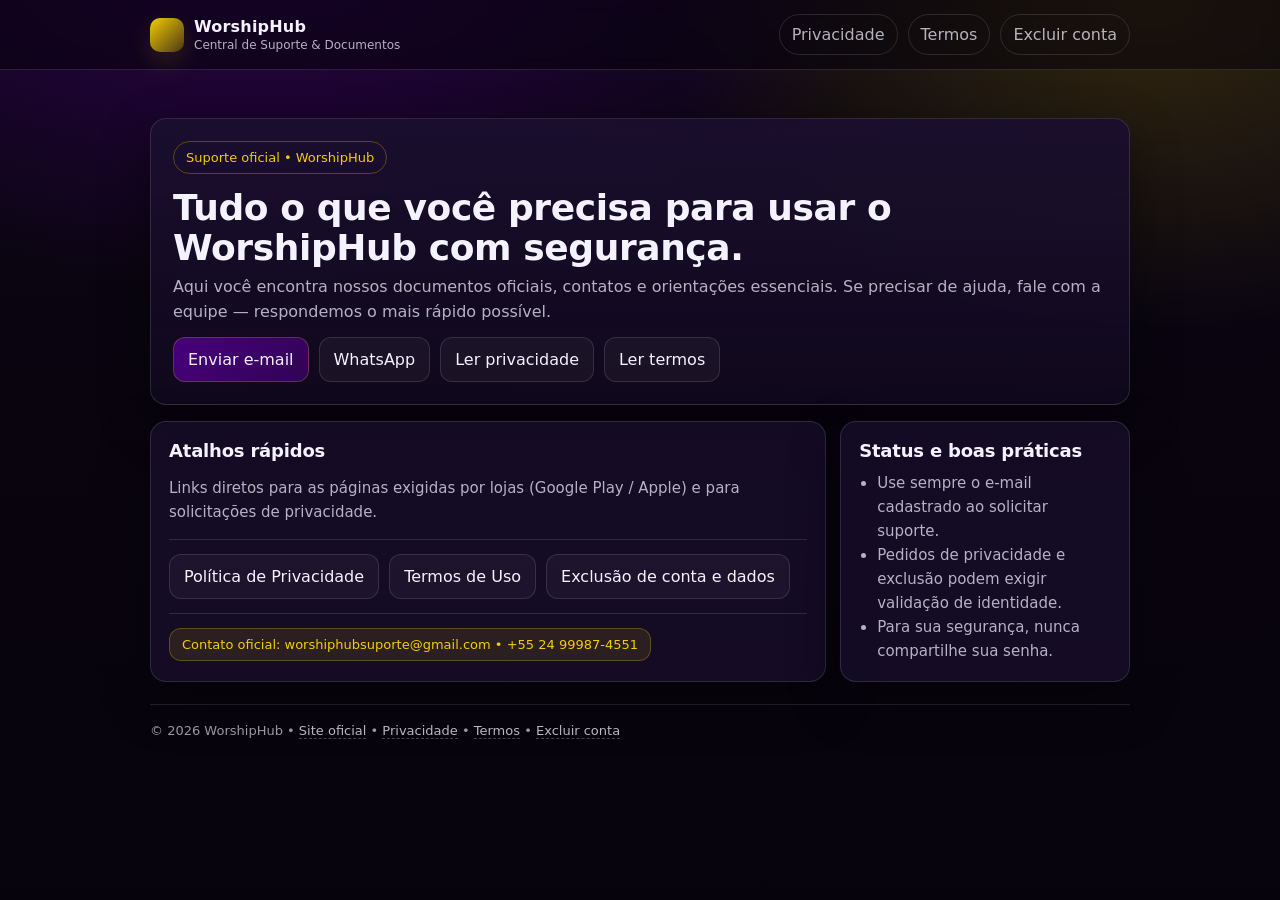
<file: index.html>
<!doctype html>
<html lang="pt-br">
<head>
  <meta charset="utf-8">
  <meta name="viewport" content="width=device-width, initial-scale=1">
  <meta name="description" content="WorshipHub — Suporte e documentos oficiais (Privacidade, Termos e Exclusão de Conta).">
  <title>WorshipHub • Suporte</title>
  <link rel="stylesheet" href="./styles.css">
</head>

<body>
  <div class="topbar">
    <div class="topbar-inner">
      <a class="brand" href="./index.html" aria-label="WorshipHub Suporte">
        <div class="logo" aria-hidden="true"></div>
        <div>
          <div class="brand-title">WorshipHub</div>
          <div class="brand-sub">Central de Suporte & Documentos</div>
        </div>
      </a>

      <nav class="nav" aria-label="Navegação">
        <a href="./privacy.html">Privacidade</a>
        <a href="./terms.html">Termos</a>
        <a href="./account-deletion.html">Excluir conta</a>
      </nav>
    </div>
  </div>

  <main class="container">
    <section class="hero">
      <span class="kicker">Suporte oficial • WorshipHub</span>
      <h1 class="h1">Tudo o que você precisa para usar o WorshipHub com segurança.</h1>
      <p class="lead">
        Aqui você encontra nossos documentos oficiais, contatos e orientações essenciais.
        Se precisar de ajuda, fale com a equipe — respondemos o mais rápido possível.
      </p>

      <div class="btnrow">
        <a class="btn primary" href="mailto:worshiphubsuporte@gmail.com?subject=WorshipHub%20-%20Suporte">Enviar e-mail</a>
        <a class="btn" href="https://wa.me/5524999874551?text=Ol%C3%A1!%20Preciso%20de%20ajuda%20com%20o%20WorshipHub.">WhatsApp</a>
        <a class="btn" href="./privacy.html">Ler privacidade</a>
        <a class="btn" href="./terms.html">Ler termos</a>
      </div>
    </section>

    <section class="grid">
      <article class="card">
        <h2>Atalhos rápidos</h2>
        <p>Links diretos para as páginas exigidas por lojas (Google Play / Apple) e para solicitações de privacidade.</p>

        <div class="hr"></div>

        <div class="btnrow">
          <a class="btn" href="./privacy.html">Política de Privacidade</a>
          <a class="btn" href="./terms.html">Termos de Uso</a>
          <a class="btn" href="./account-deletion.html">Exclusão de conta e dados</a>
        </div>

        <div class="hr"></div>

        <span class="badge">Contato oficial: worshiphubsuporte@gmail.com • +55 24 99987-4551</span>
      </article>

      <aside class="card">
        <h2>Status e boas práticas</h2>
        <ul>
          <li>Use sempre o e-mail cadastrado ao solicitar suporte.</li>
          <li>Pedidos de privacidade e exclusão podem exigir validação de identidade.</li>
          <li>Para sua segurança, nunca compartilhe sua senha.</li>
        </ul>
      </aside>
    </section>

    <footer class="footer">
      <div class="small-links">
        © <span id="year">2026</span> WorshipHub •
        <a href="https://worshiphub-recover.org">Site oficial</a> •
        <a href="./privacy.html">Privacidade</a> •
        <a href="./terms.html">Termos</a> •
        <a href="./account-deletion.html">Excluir conta</a>
      </div>
      <script>
        document.getElementById('year').textContent = new Date().getFullYear();
      </script>
    </footer>
  </main>
</body>
</html>
</file>
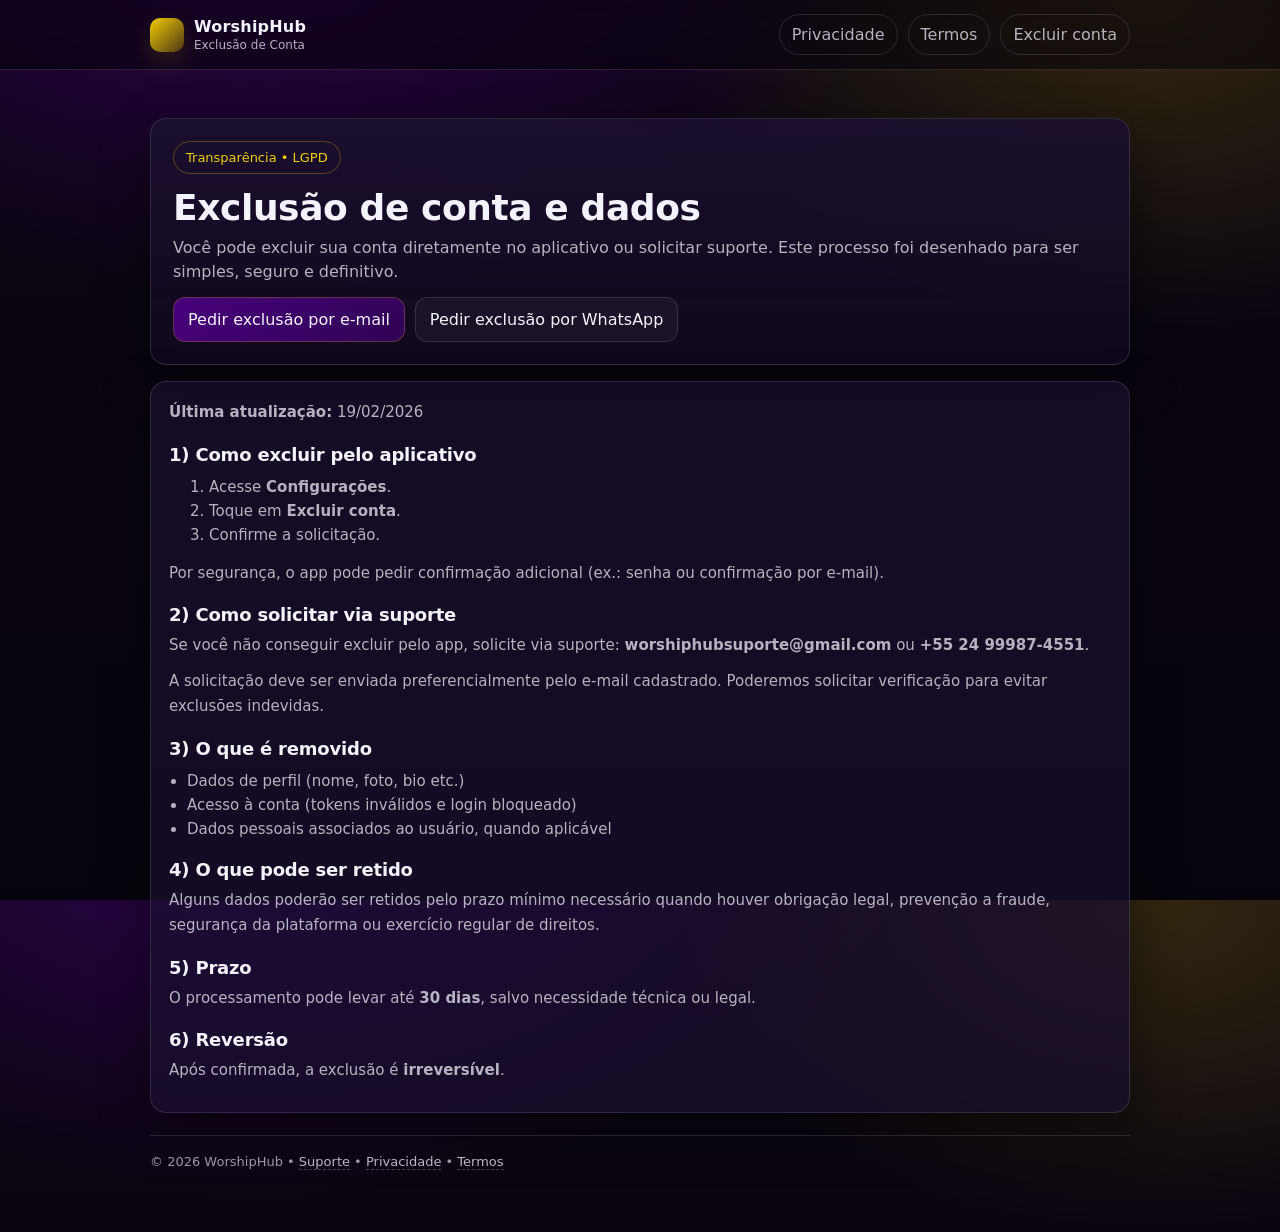
<file: account-deletion.html>
<!doctype html>
<html lang="pt-br">
<head>
  <meta charset="utf-8">
  <meta name="viewport" content="width=device-width, initial-scale=1">
  <meta name="description" content="Exclusão de conta e dados no WorshipHub.">
  <title>WorshipHub • Exclusão de Conta</title>
  <link rel="stylesheet" href="./styles.css">
</head>

<body>
  <div class="topbar">
    <div class="topbar-inner">
      <a class="brand" href="./index.html">
        <div class="logo" aria-hidden="true"></div>
        <div>
          <div class="brand-title">WorshipHub</div>
          <div class="brand-sub">Exclusão de Conta</div>
        </div>
      </a>

      <nav class="nav">
        <a href="./privacy.html">Privacidade</a>
        <a href="./terms.html">Termos</a>
        <a href="./account-deletion.html">Excluir conta</a>
      </nav>
    </div>
  </div>

  <main class="container">
    <section class="hero">
      <span class="kicker">Transparência • LGPD</span>
      <h1 class="h1">Exclusão de conta e dados</h1>
      <p class="lead">
        Você pode excluir sua conta diretamente no aplicativo ou solicitar suporte.
        Este processo foi desenhado para ser simples, seguro e definitivo.
      </p>
      <div class="btnrow">
        <a class="btn primary" href="mailto:worshiphubsuporte@gmail.com?subject=WorshipHub%20-%20Exclus%C3%A3o%20de%20Conta">Pedir exclusão por e-mail</a>
        <a class="btn" href="https://wa.me/5524999874551?text=Ol%C3%A1!%20Quero%20solicitar%20a%20exclus%C3%A3o%20da%20minha%20conta%20no%20WorshipHub.">Pedir exclusão por WhatsApp</a>
      </div>
    </section>

    <section class="card doc">
      <p><strong>Última atualização:</strong> 19/02/2026</p>

      <h2>1) Como excluir pelo aplicativo</h2>
      <ol>
        <li>Acesse <strong>Configurações</strong>.</li>
        <li>Toque em <strong>Excluir conta</strong>.</li>
        <li>Confirme a solicitação.</li>
      </ol>
      <p>
        Por segurança, o app pode pedir confirmação adicional (ex.: senha ou confirmação por e-mail).
      </p>

      <h2>2) Como solicitar via suporte</h2>
      <p>
        Se você não conseguir excluir pelo app, solicite via suporte:
        <strong>worshiphubsuporte@gmail.com</strong> ou <strong>+55 24 99987-4551</strong>.
      </p>
      <p>
        A solicitação deve ser enviada preferencialmente pelo e-mail cadastrado. Poderemos solicitar verificação
        para evitar exclusões indevidas.
      </p>

      <h2>3) O que é removido</h2>
      <ul>
        <li>Dados de perfil (nome, foto, bio etc.)</li>
        <li>Acesso à conta (tokens inválidos e login bloqueado)</li>
        <li>Dados pessoais associados ao usuário, quando aplicável</li>
      </ul>

      <h2>4) O que pode ser retido</h2>
      <p>
        Alguns dados poderão ser retidos pelo prazo mínimo necessário quando houver obrigação legal,
        prevenção a fraude, segurança da plataforma ou exercício regular de direitos.
      </p>

      <h2>5) Prazo</h2>
      <p>
        O processamento pode levar até <strong>30 dias</strong>, salvo necessidade técnica ou legal.
      </p>

      <h2>6) Reversão</h2>
      <p>
        Após confirmada, a exclusão é <strong>irreversível</strong>.
      </p>
    </section>

    <footer class="footer">
      <div class="small-links">
        © <span id="year">2026</span> WorshipHub •
        <a href="./index.html">Suporte</a> •
        <a href="./privacy.html">Privacidade</a> •
        <a href="./terms.html">Termos</a>
      </div>
      <script>
        document.getElementById('year').textContent = new Date().getFullYear();
      </script>
    </footer>
  </main>
</body>
</html>
</file>
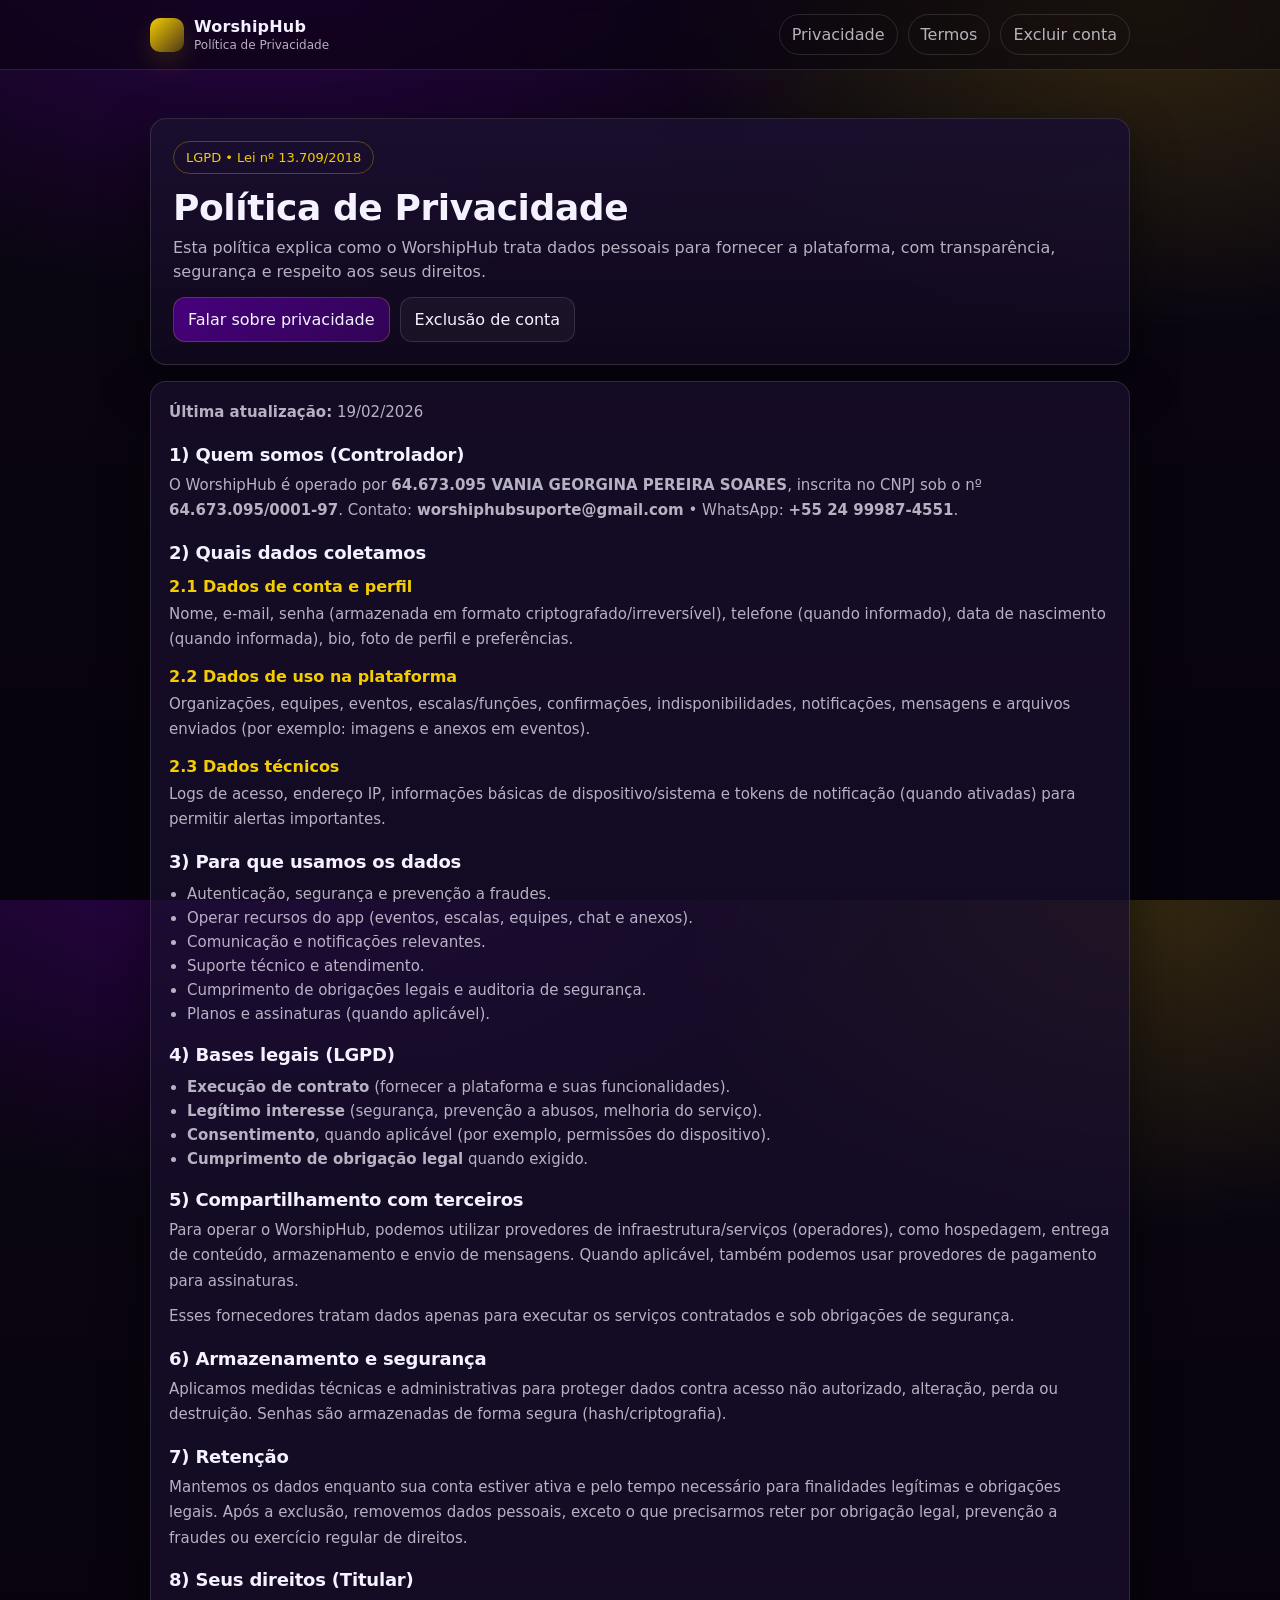
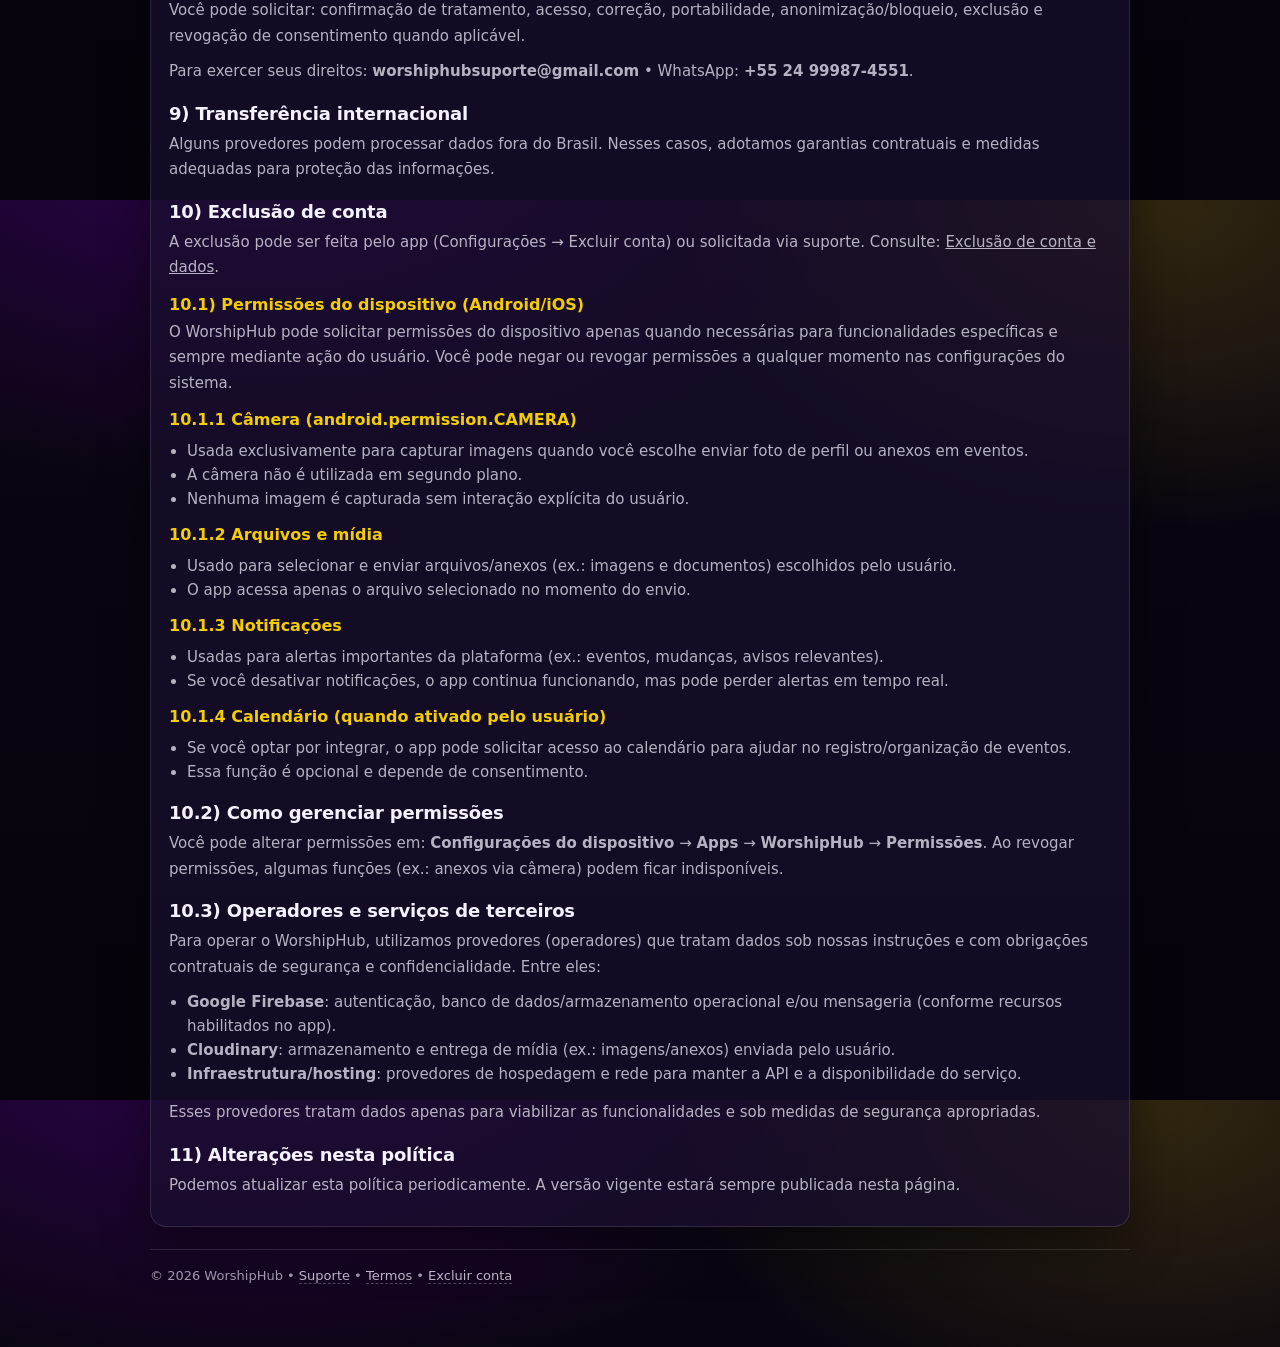
<file: privacy.html>
<!doctype html>
<html lang="pt-br">
<head>
  <meta charset="utf-8">
  <meta name="viewport" content="width=device-width, initial-scale=1">
  <meta name="description" content="Política de Privacidade do WorshipHub (LGPD).">
  <title>WorshipHub • Política de Privacidade</title>
  <link rel="stylesheet" href="./styles.css">
</head>

<body>
  <div class="topbar">
    <div class="topbar-inner">
      <a class="brand" href="./index.html">
        <div class="logo" aria-hidden="true"></div>
        <div>
          <div class="brand-title">WorshipHub</div>
          <div class="brand-sub">Política de Privacidade</div>
        </div>
      </a>

      <nav class="nav">
        <a href="./privacy.html">Privacidade</a>
        <a href="./terms.html">Termos</a>
        <a href="./account-deletion.html">Excluir conta</a>
      </nav>
    </div>
  </div>

  <main class="container">
    <section class="hero">
      <span class="kicker">LGPD • Lei nº 13.709/2018</span>
      <h1 class="h1">Política de Privacidade</h1>
      <p class="lead">
        Esta política explica como o WorshipHub trata dados pessoais para fornecer a plataforma,
        com transparência, segurança e respeito aos seus direitos.
      </p>
      <div class="btnrow">
        <a class="btn primary" href="mailto:worshiphubsuporte@gmail.com?subject=WorshipHub%20-%20Privacidade%20(LGPD)">Falar sobre privacidade</a>
        <a class="btn" href="./account-deletion.html">Exclusão de conta</a>
      </div>
    </section>

    <section class="card doc">
      <p><strong>Última atualização:</strong> 19/02/2026</p>

      <h2>1) Quem somos (Controlador)</h2>
      <p>
        O WorshipHub é operado por <strong>64.673.095 VANIA GEORGINA PEREIRA SOARES</strong>,
        inscrita no CNPJ sob o nº <strong>64.673.095/0001-97</strong>.
        Contato: <strong>worshiphubsuporte@gmail.com</strong> • WhatsApp: <strong>+55 24 99987-4551</strong>.
      </p>

      <h2>2) Quais dados coletamos</h2>
      <h3>2.1 Dados de conta e perfil</h3>
      <p>
        Nome, e-mail, senha (armazenada em formato criptografado/irreversível), telefone (quando informado),
        data de nascimento (quando informada), bio, foto de perfil e preferências.
      </p>

      <h3>2.2 Dados de uso na plataforma</h3>
      <p>
        Organizações, equipes, eventos, escalas/funções, confirmações, indisponibilidades, notificações,
        mensagens e arquivos enviados (por exemplo: imagens e anexos em eventos).
      </p>

      <h3>2.3 Dados técnicos</h3>
      <p>
        Logs de acesso, endereço IP, informações básicas de dispositivo/sistema e tokens de notificação
        (quando ativadas) para permitir alertas importantes.
      </p>

      <h2>3) Para que usamos os dados</h2>
      <ul>
        <li>Autenticação, segurança e prevenção a fraudes.</li>
        <li>Operar recursos do app (eventos, escalas, equipes, chat e anexos).</li>
        <li>Comunicação e notificações relevantes.</li>
        <li>Suporte técnico e atendimento.</li>
        <li>Cumprimento de obrigações legais e auditoria de segurança.</li>
        <li>Planos e assinaturas (quando aplicável).</li>
      </ul>

      <h2>4) Bases legais (LGPD)</h2>
      <ul>
        <li><strong>Execução de contrato</strong> (fornecer a plataforma e suas funcionalidades).</li>
        <li><strong>Legítimo interesse</strong> (segurança, prevenção a abusos, melhoria do serviço).</li>
        <li><strong>Consentimento</strong>, quando aplicável (por exemplo, permissões do dispositivo).</li>
        <li><strong>Cumprimento de obrigação legal</strong> quando exigido.</li>
      </ul>

      <h2>5) Compartilhamento com terceiros</h2>
      <p>
        Para operar o WorshipHub, podemos utilizar provedores de infraestrutura/serviços (operadores),
        como hospedagem, entrega de conteúdo, armazenamento e envio de mensagens.
        Quando aplicável, também podemos usar provedores de pagamento para assinaturas.
      </p>
      <p>
        Esses fornecedores tratam dados apenas para executar os serviços contratados e sob obrigações de segurança.
      </p>

      <h2>6) Armazenamento e segurança</h2>
      <p>
        Aplicamos medidas técnicas e administrativas para proteger dados contra acesso não autorizado,
        alteração, perda ou destruição. Senhas são armazenadas de forma segura (hash/criptografia).
      </p>

      <h2>7) Retenção</h2>
      <p>
        Mantemos os dados enquanto sua conta estiver ativa e pelo tempo necessário para finalidades legítimas
        e obrigações legais. Após a exclusão, removemos dados pessoais, exceto o que precisarmos reter
        por obrigação legal, prevenção a fraudes ou exercício regular de direitos.
      </p>

      <h2>8) Seus direitos (Titular)</h2>
      <p>Você pode solicitar: confirmação de tratamento, acesso, correção, portabilidade, anonimização/bloqueio, exclusão e revogação de consentimento quando aplicável.</p>
      <p>
        Para exercer seus direitos: <strong>worshiphubsuporte@gmail.com</strong> • WhatsApp: <strong>+55 24 99987-4551</strong>.
      </p>

      <h2>9) Transferência internacional</h2>
      <p>
        Alguns provedores podem processar dados fora do Brasil. Nesses casos, adotamos garantias contratuais
        e medidas adequadas para proteção das informações.
      </p>

      <h2>10) Exclusão de conta</h2>
      <p>
        A exclusão pode ser feita pelo app (Configurações → Excluir conta) ou solicitada via suporte.
        Consulte: <a href="./account-deletion.html">Exclusão de conta e dados</a>.
      </p>
      
      <h3>10.1) Permissões do dispositivo (Android/iOS)</h3>
<p>
  O WorshipHub pode solicitar permissões do dispositivo apenas quando necessárias para funcionalidades específicas
  e sempre mediante ação do usuário. Você pode negar ou revogar permissões a qualquer momento nas configurações do sistema.
</p>

<h3>10.1.1 Câmera (android.permission.CAMERA)</h3>
<ul>
  <li>Usada exclusivamente para capturar imagens quando você escolhe enviar foto de perfil ou anexos em eventos.</li>
  <li>A câmera não é utilizada em segundo plano.</li>
  <li>Nenhuma imagem é capturada sem interação explícita do usuário.</li>
</ul>

<h3>10.1.2 Arquivos e mídia</h3>
<ul>
  <li>Usado para selecionar e enviar arquivos/anexos (ex.: imagens e documentos) escolhidos pelo usuário.</li>
  <li>O app acessa apenas o arquivo selecionado no momento do envio.</li>
</ul>

<h3>10.1.3 Notificações</h3>
<ul>
  <li>Usadas para alertas importantes da plataforma (ex.: eventos, mudanças, avisos relevantes).</li>
  <li>Se você desativar notificações, o app continua funcionando, mas pode perder alertas em tempo real.</li>
</ul>

<h3>10.1.4 Calendário (quando ativado pelo usuário)</h3>
<ul>
  <li>Se você optar por integrar, o app pode solicitar acesso ao calendário para ajudar no registro/organização de eventos.</li>
  <li>Essa função é opcional e depende de consentimento.</li>
</ul>

<h2>10.2) Como gerenciar permissões</h2>
<p>
  Você pode alterar permissões em: <strong>Configurações do dispositivo</strong> → <strong>Apps</strong> → <strong>WorshipHub</strong> → <strong>Permissões</strong>.
  Ao revogar permissões, algumas funções (ex.: anexos via câmera) podem ficar indisponíveis.
</p>

<h2>10.3) Operadores e serviços de terceiros</h2>
<p>
  Para operar o WorshipHub, utilizamos provedores (operadores) que tratam dados sob nossas instruções e com obrigações
  contratuais de segurança e confidencialidade. Entre eles:
</p>
<ul>
  <li><strong>Google Firebase</strong>: autenticação, banco de dados/armazenamento operacional e/ou mensageria (conforme recursos habilitados no app).</li>
  <li><strong>Cloudinary</strong>: armazenamento e entrega de mídia (ex.: imagens/anexos) enviada pelo usuário.</li>
  <li><strong>Infraestrutura/hosting</strong>: provedores de hospedagem e rede para manter a API e a disponibilidade do serviço.</li>
</ul>
<p>
  Esses provedores tratam dados apenas para viabilizar as funcionalidades e sob medidas de segurança apropriadas.
</p>
      
      <h2>11) Alterações nesta política</h2>
      <p>
        Podemos atualizar esta política periodicamente. A versão vigente estará sempre publicada nesta página.
      </p>
    </section>

    <footer class="footer">
      <div class="small-links">
        © <span id="year">2026</span> WorshipHub •
        <a href="./index.html">Suporte</a> •
        <a href="./terms.html">Termos</a> •
        <a href="./account-deletion.html">Excluir conta</a>
      </div>
      <script>
        document.getElementById('year').textContent = new Date().getFullYear();
      </script>
    </footer>
  </main>
</body>
</html>
</file>
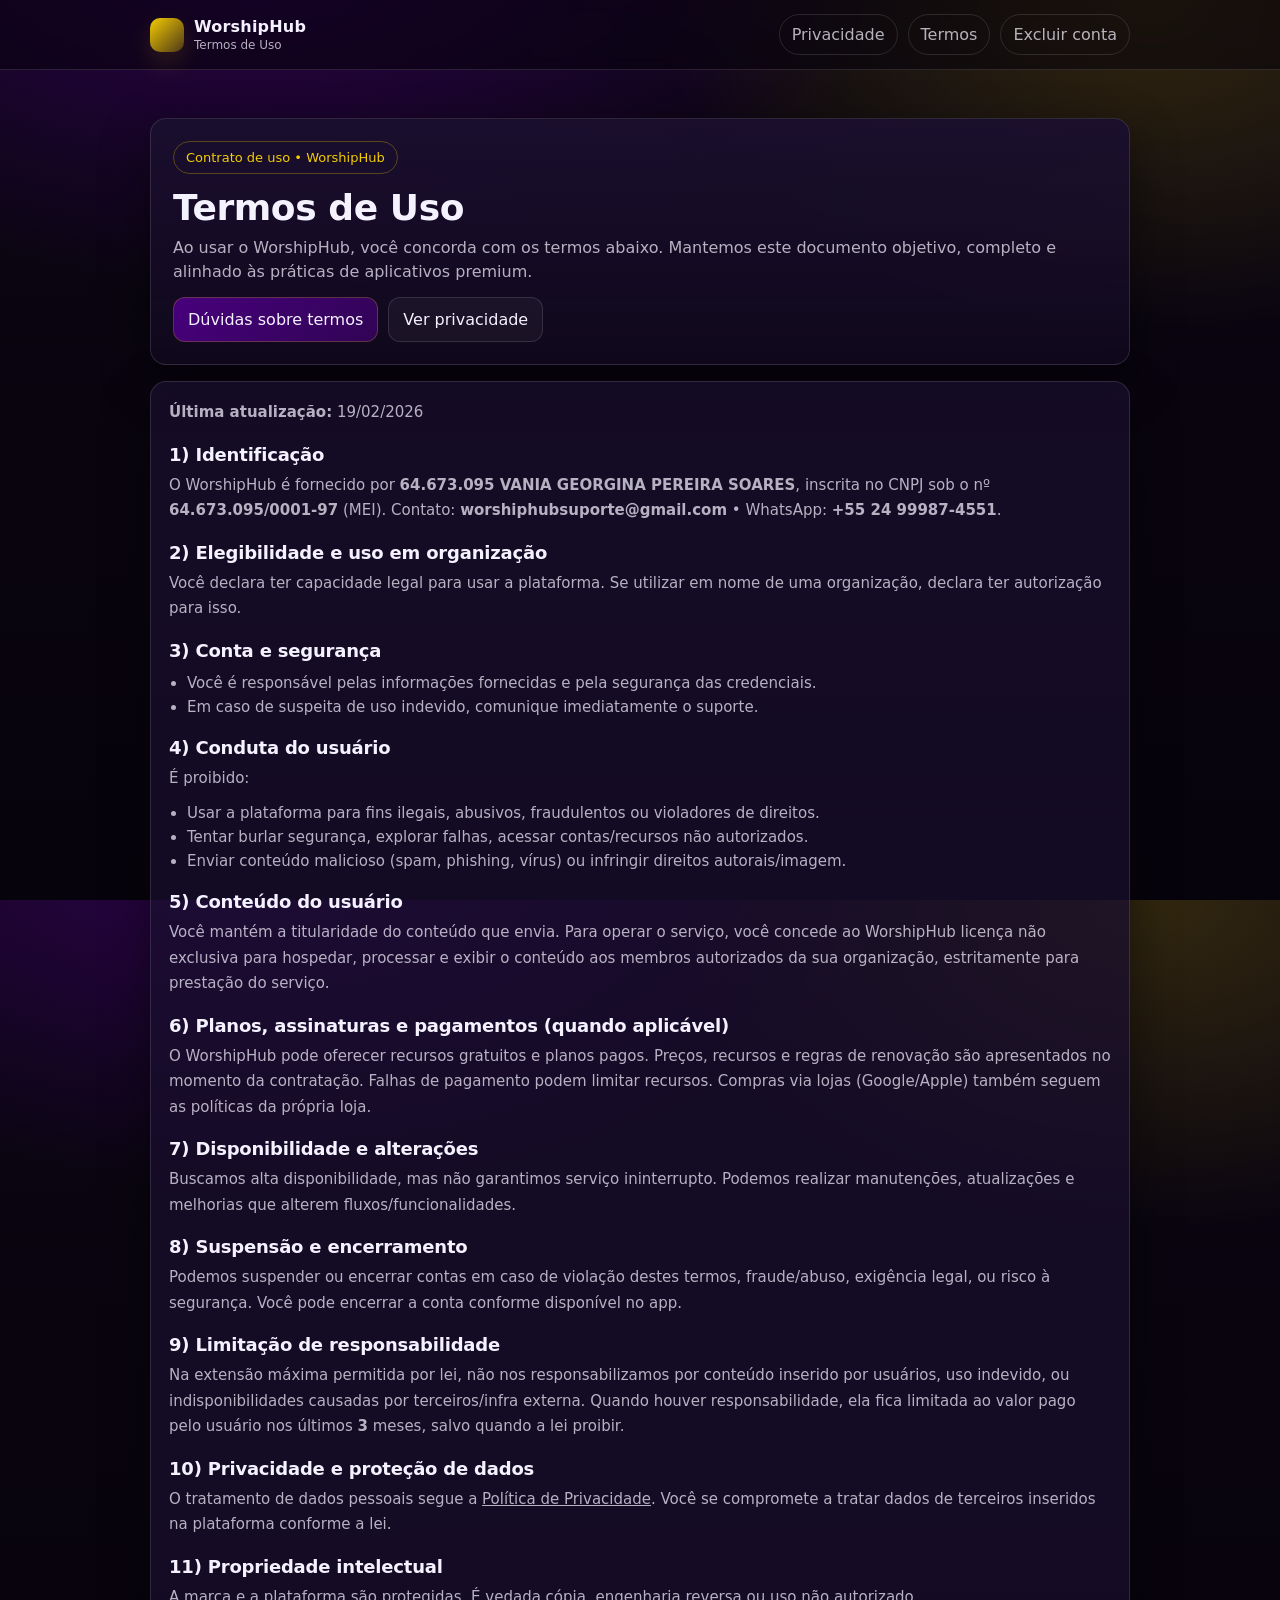
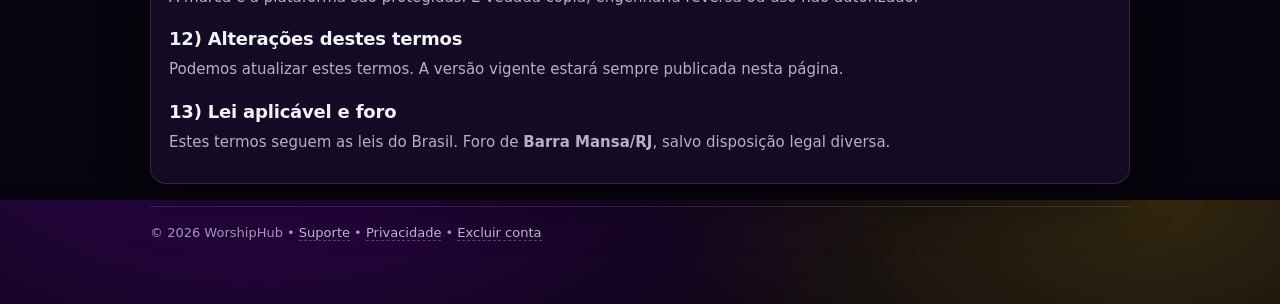
<file: terms.html>
<!doctype html>
<html lang="pt-br">
<head>
  <meta charset="utf-8">
  <meta name="viewport" content="width=device-width, initial-scale=1">
  <meta name="description" content="Termos de Uso do WorshipHub.">
  <title>WorshipHub • Termos de Uso</title>
  <link rel="stylesheet" href="./styles.css">
</head>

<body>
  <div class="topbar">
    <div class="topbar-inner">
      <a class="brand" href="./index.html">
        <div class="logo" aria-hidden="true"></div>
        <div>
          <div class="brand-title">WorshipHub</div>
          <div class="brand-sub">Termos de Uso</div>
        </div>
      </a>

      <nav class="nav">
        <a href="./privacy.html">Privacidade</a>
        <a href="./terms.html">Termos</a>
        <a href="./account-deletion.html">Excluir conta</a>
      </nav>
    </div>
  </div>

  <main class="container">
    <section class="hero">
      <span class="kicker">Contrato de uso • WorshipHub</span>
      <h1 class="h1">Termos de Uso</h1>
      <p class="lead">
        Ao usar o WorshipHub, você concorda com os termos abaixo. Mantemos este documento objetivo,
        completo e alinhado às práticas de aplicativos premium.
      </p>
      <div class="btnrow">
        <a class="btn primary" href="mailto:worshiphubsuporte@gmail.com?subject=WorshipHub%20-%20Termos%20de%20Uso">Dúvidas sobre termos</a>
        <a class="btn" href="./privacy.html">Ver privacidade</a>
      </div>
    </section>

    <section class="card doc">
      <p><strong>Última atualização:</strong> 19/02/2026</p>

      <h2>1) Identificação</h2>
      <p>
        O WorshipHub é fornecido por <strong>64.673.095 VANIA GEORGINA PEREIRA SOARES</strong>,
        inscrita no CNPJ sob o nº <strong>64.673.095/0001-97</strong> (MEI).
        Contato: <strong>worshiphubsuporte@gmail.com</strong> • WhatsApp: <strong>+55 24 99987-4551</strong>.
      </p>

      <h2>2) Elegibilidade e uso em organização</h2>
      <p>
        Você declara ter capacidade legal para usar a plataforma. Se utilizar em nome de uma organização,
        declara ter autorização para isso.
      </p>

      <h2>3) Conta e segurança</h2>
      <ul>
        <li>Você é responsável pelas informações fornecidas e pela segurança das credenciais.</li>
        <li>Em caso de suspeita de uso indevido, comunique imediatamente o suporte.</li>
      </ul>

      <h2>4) Conduta do usuário</h2>
      <p>É proibido:</p>
      <ul>
        <li>Usar a plataforma para fins ilegais, abusivos, fraudulentos ou violadores de direitos.</li>
        <li>Tentar burlar segurança, explorar falhas, acessar contas/recursos não autorizados.</li>
        <li>Enviar conteúdo malicioso (spam, phishing, vírus) ou infringir direitos autorais/imagem.</li>
      </ul>

      <h2>5) Conteúdo do usuário</h2>
      <p>
        Você mantém a titularidade do conteúdo que envia. Para operar o serviço, você concede ao WorshipHub
        licença não exclusiva para hospedar, processar e exibir o conteúdo aos membros autorizados da sua organização,
        estritamente para prestação do serviço.
      </p>

      <h2>6) Planos, assinaturas e pagamentos (quando aplicável)</h2>
      <p>
        O WorshipHub pode oferecer recursos gratuitos e planos pagos. Preços, recursos e regras de renovação
        são apresentados no momento da contratação. Falhas de pagamento podem limitar recursos.
        Compras via lojas (Google/Apple) também seguem as políticas da própria loja.
      </p>

      <h2>7) Disponibilidade e alterações</h2>
      <p>
        Buscamos alta disponibilidade, mas não garantimos serviço ininterrupto. Podemos realizar manutenções,
        atualizações e melhorias que alterem fluxos/funcionalidades.
      </p>

      <h2>8) Suspensão e encerramento</h2>
      <p>
        Podemos suspender ou encerrar contas em caso de violação destes termos, fraude/abuso, exigência legal,
        ou risco à segurança. Você pode encerrar a conta conforme disponível no app.
      </p>

      <h2>9) Limitação de responsabilidade</h2>
      <p>
        Na extensão máxima permitida por lei, não nos responsabilizamos por conteúdo inserido por usuários,
        uso indevido, ou indisponibilidades causadas por terceiros/infra externa.
        Quando houver responsabilidade, ela fica limitada ao valor pago pelo usuário nos últimos <strong>3</strong> meses,
        salvo quando a lei proibir.
      </p>

      <h2>10) Privacidade e proteção de dados</h2>
      <p>
        O tratamento de dados pessoais segue a <a href="./privacy.html">Política de Privacidade</a>.
        Você se compromete a tratar dados de terceiros inseridos na plataforma conforme a lei.
      </p>

      <h2>11) Propriedade intelectual</h2>
      <p>
        A marca e a plataforma são protegidas. É vedada cópia, engenharia reversa ou uso não autorizado.
      </p>

      <h2>12) Alterações destes termos</h2>
      <p>
        Podemos atualizar estes termos. A versão vigente estará sempre publicada nesta página.
      </p>

      <h2>13) Lei aplicável e foro</h2>
      <p>
        Estes termos seguem as leis do Brasil. Foro de <strong>Barra Mansa/RJ</strong>, salvo disposição legal diversa.
      </p>
    </section>

    <footer class="footer">
      <div class="small-links">
        © <span id="year">2026</span> WorshipHub •
        <a href="./index.html">Suporte</a> •
        <a href="./privacy.html">Privacidade</a> •
        <a href="./account-deletion.html">Excluir conta</a>
      </div>
      <script>
        document.getElementById('year').textContent = new Date().getFullYear();
      </script>
    </footer>
  </main>
</body>
</html>
</file>
<file: styles.css>
:root{
  --bg:#0b0612;
  --panel:#120a20;
  --card:#1a0f2e;
  --text:#f5f2ff;
  --muted:rgba(245,242,255,.72);
  --border:rgba(255,255,255,.12);

  --purple:#4B0082;
  --gold:#FFD700;

  --radius:16px;
  --shadow: 0 18px 50px rgba(0,0,0,.45);
}

*{box-sizing:border-box}
html,body{height:100%}
body{
  margin:0;
  font-family: ui-sans-serif, system-ui, -apple-system, Segoe UI, Roboto, Arial, "Helvetica Neue", Helvetica;
  background:
    radial-gradient(1200px 700px at 20% -10%, rgba(75,0,130,.55), transparent 55%),
    radial-gradient(900px 600px at 90% 0%, rgba(255,215,0,.16), transparent 55%),
    linear-gradient(180deg, var(--bg), #07030c);
  color:var(--text);
}

a{color:inherit}
.container{
  width: min(980px, 92vw);
  margin: 0 auto;
  padding: 28px 0 60px;
}

.topbar{
  position: sticky;
  top: 0;
  backdrop-filter: blur(10px);
  background: rgba(7,3,12,.55);
  border-bottom: 1px solid var(--border);
  z-index: 50;
}
.topbar-inner{
  width:min(980px,92vw);
  margin:0 auto;
  padding:14px 0;
  display:flex;
  align-items:center;
  justify-content:space-between;
  gap:12px;
}
.brand{
  display:flex;
  align-items:center;
  gap:10px;
  text-decoration:none;
}
.logo{
  width:34px;height:34px;
  border-radius:10px;
  background: linear-gradient(135deg, rgba(255,215,0,.95), rgba(255,215,0,.25));
  box-shadow: 0 10px 26px rgba(255,215,0,.14);
}
.brand-title{
  font-weight:800;
  letter-spacing:.2px;
}
.brand-sub{
  font-size:12px;
  color:var(--muted);
  margin-top:2px;
}

.nav{
  display:flex;
  gap:10px;
  flex-wrap:wrap;
  justify-content:flex-end;
}
.nav a{
  text-decoration:none;
  padding:10px 12px;
  border:1px solid var(--border);
  border-radius:999px;
  color:var(--muted);
  transition: all .15s ease;
}
.nav a:hover{
  color:var(--text);
  border-color: rgba(255,215,0,.35);
  box-shadow: 0 0 0 4px rgba(255,215,0,.08);
}

.hero{
  margin-top: 20px;
  padding: 22px 22px;
  border-radius: var(--radius);
  background: linear-gradient(180deg, rgba(26,15,46,.95), rgba(18,10,32,.75));
  border: 1px solid var(--border);
  box-shadow: var(--shadow);
}
.kicker{
  display:inline-flex;
  align-items:center;
  gap:10px;
  padding: 8px 12px;
  border-radius: 999px;
  border: 1px solid rgba(255,215,0,.28);
  color: rgba(255,215,0,.95);
  font-size: 13px;
}
.h1{
  margin: 14px 0 8px;
  font-size: clamp(26px, 3.2vw, 36px);
  line-height: 1.1;
  letter-spacing: -.4px;
}
.lead{
  margin:0;
  color:var(--muted);
  font-size: 16px;
  line-height: 1.55;
}

.grid{
  margin-top: 16px;
  display:grid;
  grid-template-columns: 1fr;
  gap:14px;
}
@media (min-width: 860px){
  .grid{grid-template-columns: 1.4fr .6fr}
}

.card{
  border-radius: var(--radius);
  background: rgba(26,15,46,.72);
  border: 1px solid var(--border);
  box-shadow: var(--shadow);
  padding: 18px;
}
.card h2{
  margin:0 0 10px;
  font-size: 18px;
  letter-spacing: -.2px;
}
.card p, .card li{
  color:var(--muted);
  line-height: 1.6;
  font-size: 15px;
}
.card ul{margin:10px 0 0; padding-left: 18px}
.badge{
  display:inline-flex;
  align-items:center;
  gap:8px;
  padding: 8px 12px;
  border-radius: 12px;
  background: rgba(255,215,0,.10);
  border: 1px solid rgba(255,215,0,.25);
  color: rgba(255,215,0,.95);
  font-size: 13px;
}

.btnrow{
  display:flex;
  flex-wrap:wrap;
  gap:10px;
  margin-top: 12px;
}
.btn{
  display:inline-flex;
  align-items:center;
  justify-content:center;
  gap:10px;
  padding: 12px 14px;
  border-radius: 12px;
  border: 1px solid var(--border);
  text-decoration:none;
  color: var(--text);
  background: rgba(255,255,255,.04);
  transition: all .15s ease;
}
.btn:hover{
  border-color: rgba(255,215,0,.35);
  box-shadow: 0 0 0 4px rgba(255,215,0,.08);
}
.btn.primary{
  background: linear-gradient(135deg, rgba(75,0,130,.95), rgba(75,0,130,.55));
  border-color: rgba(255,215,0,.22);
}
.btn.primary:hover{
  box-shadow: 0 0 0 4px rgba(75,0,130,.25), 0 0 0 1px rgba(255,215,0,.18) inset;
}

.hr{
  height:1px;
  background: var(--border);
  margin: 14px 0;
}

.doc{
  margin-top: 16px;
}
.doc h2{
  margin: 18px 0 8px;
  font-size: 18px;
}
.doc h3{
  margin: 14px 0 6px;
  font-size: 16px;
  color: rgba(255,215,0,.95);
}
.doc p{
  margin: 0 0 10px;
  color: var(--muted);
  line-height: 1.7;
}
.doc ol, .doc ul{
  margin: 10px 0 14px;
  color: var(--muted);
  line-height: 1.7;
}
.doc code{
  background: rgba(255,255,255,.06);
  border: 1px solid rgba(255,255,255,.10);
  padding: 2px 6px;
  border-radius: 8px;
  color: rgba(255,215,0,.92);
}

.footer{
  margin-top: 22px;
  padding-top: 16px;
  border-top: 1px solid var(--border);
  color: rgba(245,242,255,.62);
  font-size: 13px;
  line-height: 1.6;
}
.small-links a{
  color: rgba(245,242,255,.75);
  text-decoration:none;
  border-bottom: 1px dashed rgba(255,255,255,.25);
}
.small-links a:hover{
  color: rgba(255,215,0,.95);
  border-bottom-color: rgba(255,215,0,.55);
}
</file>
